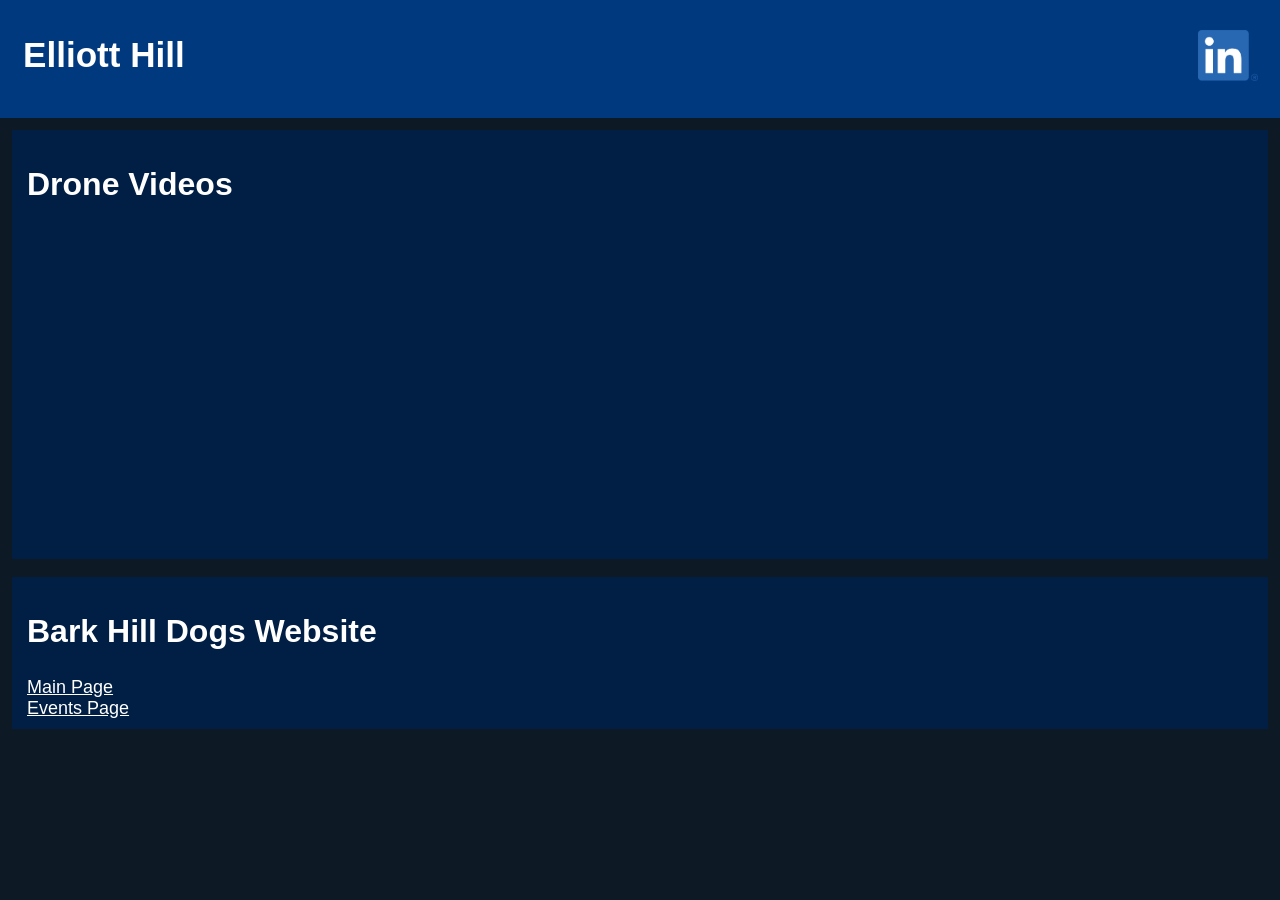
<file: index.html>
<!DOCTYPE html>
<html>
    <head>
        <title>Elliott Hill</title>
        <link href="styles.css" rel="stylesheet" type="text/css">
    </head>
    <body>
        <div id="header">
            <div id="pagetitle">
                <h3>Elliott Hill</h1>
            </div>
            <div id="social">
                <a href="https://www.linkedin.com/in/elliotth43/"><img src="linkedin.png" width="60px"></a>
            </div>
            <div style="clear: both;"></div>
        </div>
        <div id="main">
            <br>
            <div class="panel" id="dronevideos">
                <h1>Drone Videos</h1>
                <iframe width="560" height="315" src="https://www.youtube.com/embed/i0do_NT4-sM" title="YouTube video player" frameborder="0" allow="accelerometer; autoplay; clipboard-write; encrypted-media; gyroscope; picture-in-picture" allowfullscreen></iframe>
                <iframe width="560" height="315" src="https://www.youtube.com/embed/agJIqDNbkPk" title="YouTube video player" frameborder="0" allow="accelerometer; autoplay; clipboard-write; encrypted-media; gyroscope; picture-in-picture" allowfullscreen></iframe>
            </div>
            <br>
            <div class="panel" id="barkhill">
                <h1>Bark Hill Dogs Website</h1>
                <a target="_blank" rel="noopener" href="https://barkhilldogs.co.uk" class="link">Main Page</a>
                <br>
                <a target="_blank" rel="noopener" href="https://barkhilldogs.co.uk" class="link">Events Page</a>
            </div>
        </div>
    </body>
</html>
</file>
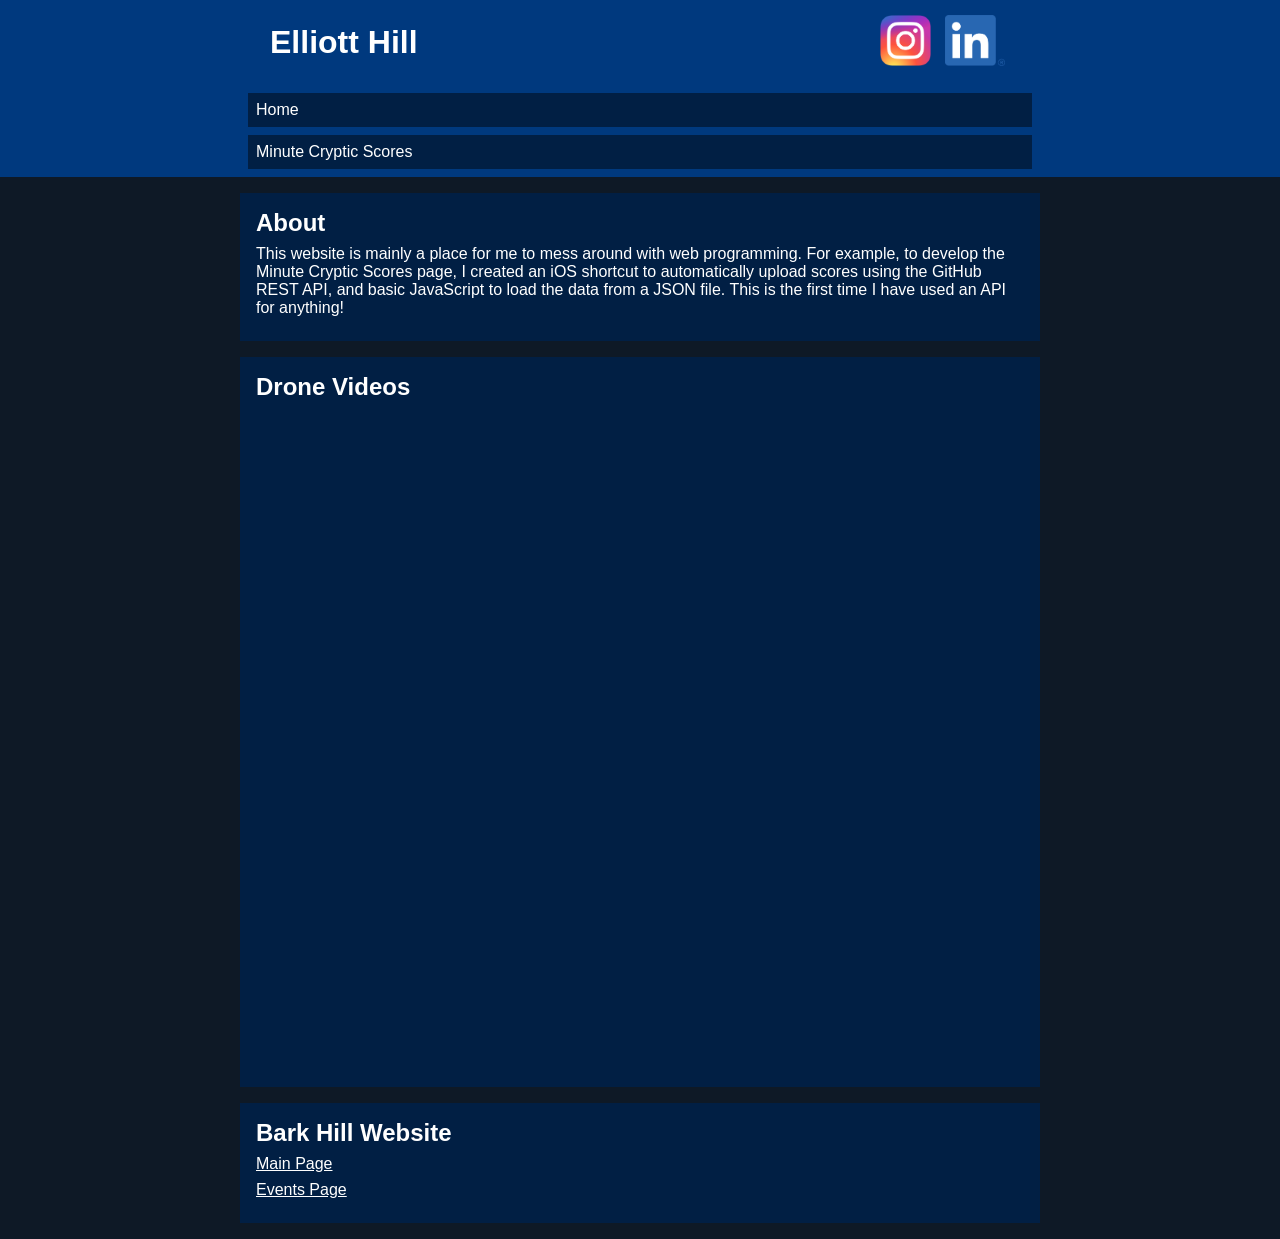
<file: docs/index.html>
<!DOCTYPE html>
<html lang="en">
<head>

<meta charset="UTF-8">
<meta name="viewport" content="width=device-width, initial-scale=1.0">
<title>Elliott Hill</title>

<link rel="stylesheet" href="styles.css">

<link rel="apple-touch-icon" sizes="180x180" href="images/apple-touch-icon.png">
<link rel="icon" type="image/png" sizes="32x32" href="images/favicon-32x32.png">
<link rel="icon" type="image/png" sizes="16x16" href="images/favicon-16x16.png">

</head>
<body>

<header>
    <div class="flex-container">
        <a href="/"><h1>Elliott Hill</h1></a>
        <div id="social">
            <a href="https://www.instagram.com/sheffiott/"><img src="images/instagram.png" width="51px" class="socialbutton"></a>
            <a href="https://www.linkedin.com/in/elliotthill143/"><img src="images/linkedin.png" width="60px" class="socialbutton"></a>
        </div>
    </div>
    <nav>
        <ol>
            <li><a href="/">Home</a></li>
            <li><a href="crypticscores">Minute Cryptic Scores</a></li>
        </ol>
    </nav>
</header>

<section>
    <h1>About</h1>
    <p>This website is mainly a place for me to mess around with web programming. For example, to develop the Minute Cryptic Scores page, I created an iOS shortcut to automatically upload scores using the GitHub REST API, and basic JavaScript to load the data from a JSON file. This is the first time I have used an API for anything!</p>
</section>

<section id="drone">
    <h1>Drone Videos</h1>
    <iframe src="https://www.youtube.com/embed/i0do_NT4-sM/" title="YouTube video player" frameborder="0" allow="accelerometer; autoplay; clipboard-write; encrypted-media; gyroscope; picture-in-picture" allowfullscreen></iframe>
    <iframe src="https://www.youtube.com/embed/agJIqDNbkPk/" title="YouTube video player" frameborder="0" allow="accelerometer; autoplay; clipboard-write; encrypted-media; gyroscope; picture-in-picture" allowfullscreen></iframe>
</section>

<section>
    <h1>Bark Hill Website</h1>
    <p><a href="https://barkhilldogs.co.uk/" class="link">Main Page</a></p>
    <p><a href="https://barkhilldogs.co.uk/" class="link">Events Page</a></p>
</section>

</body>
</html>
</file>
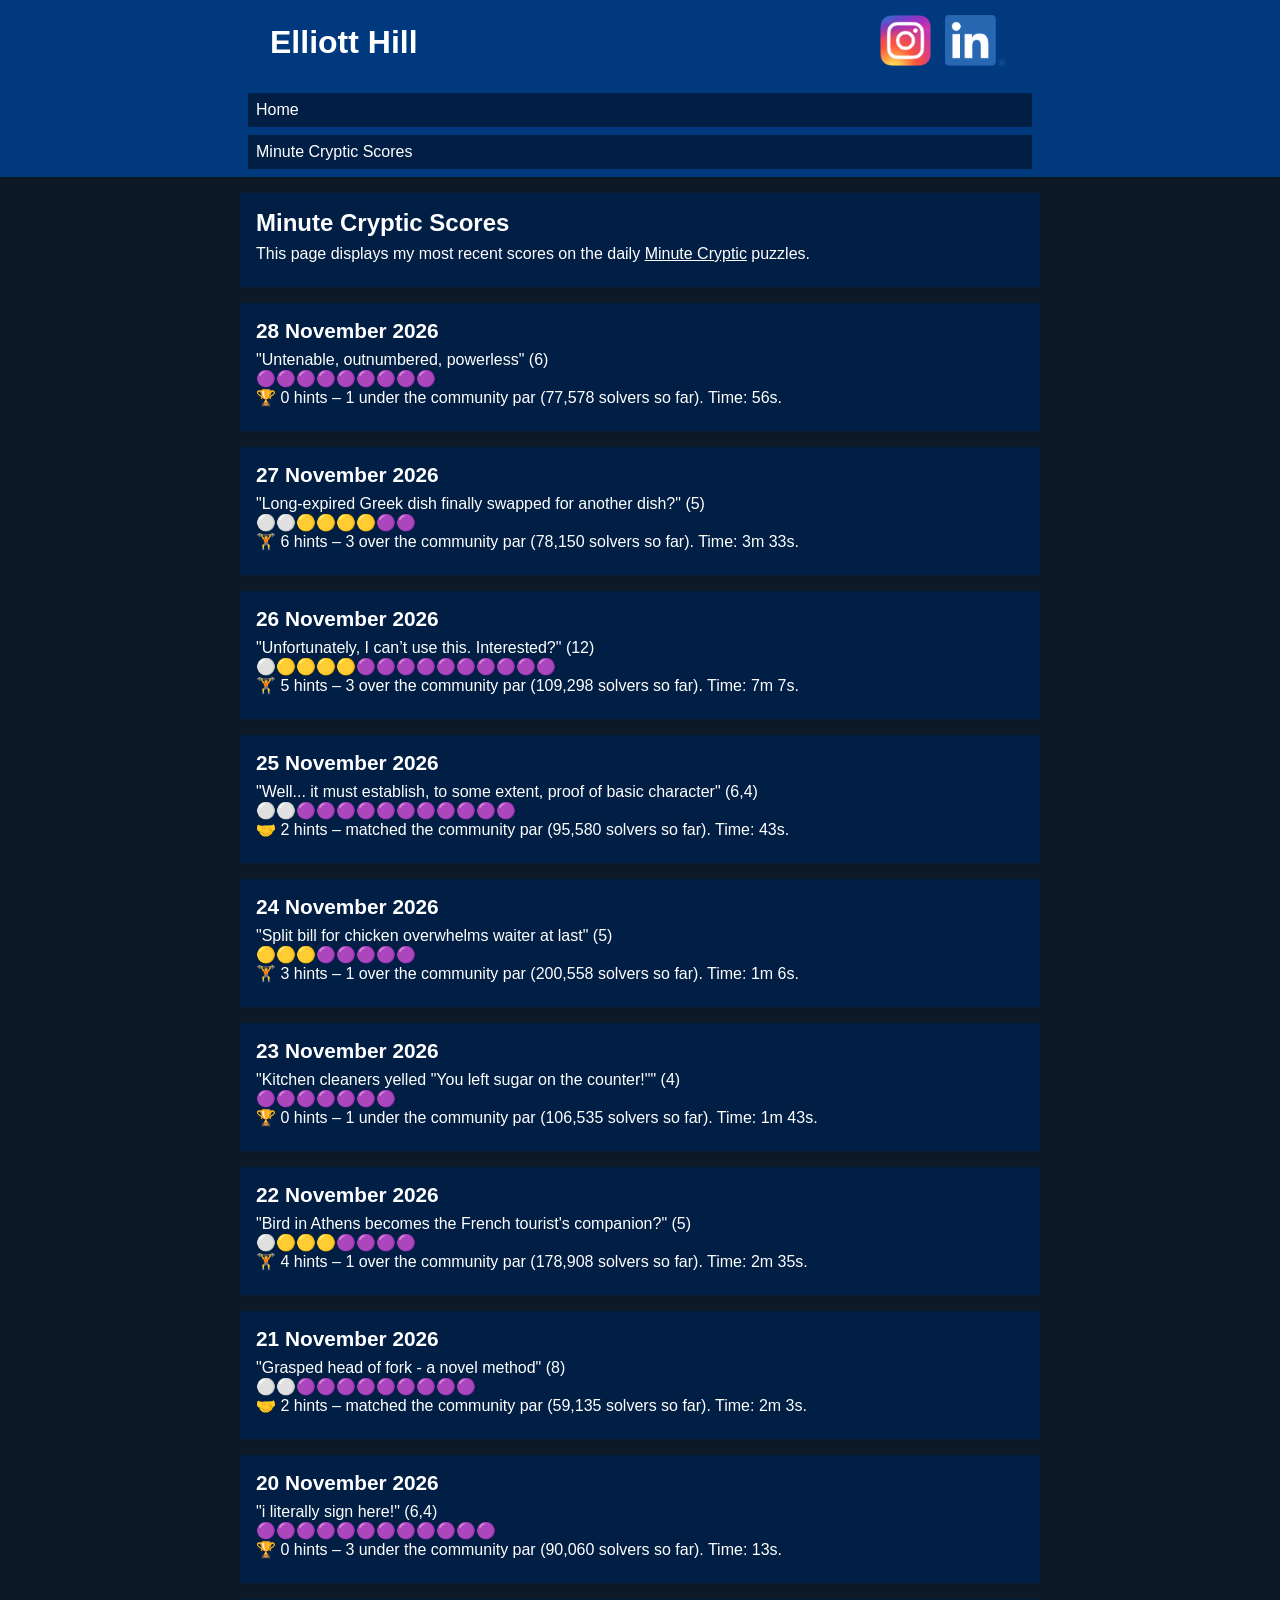
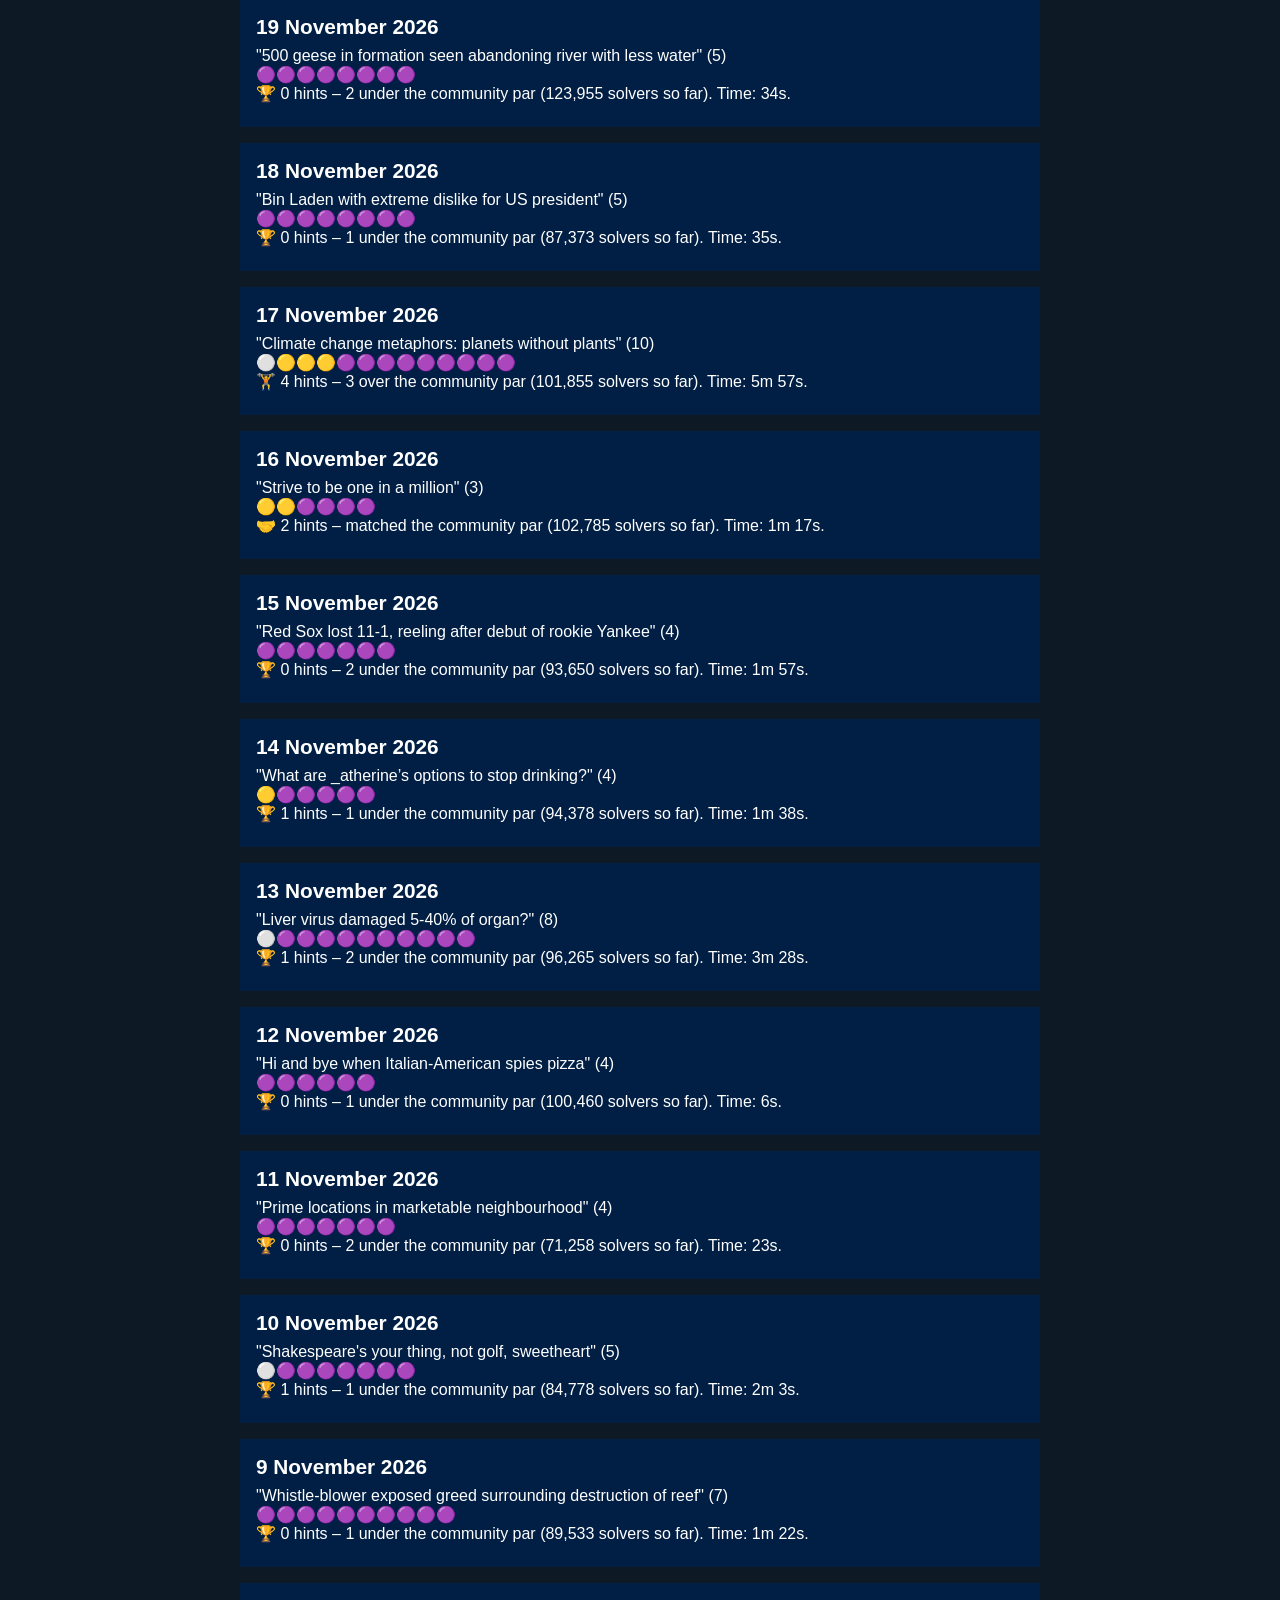
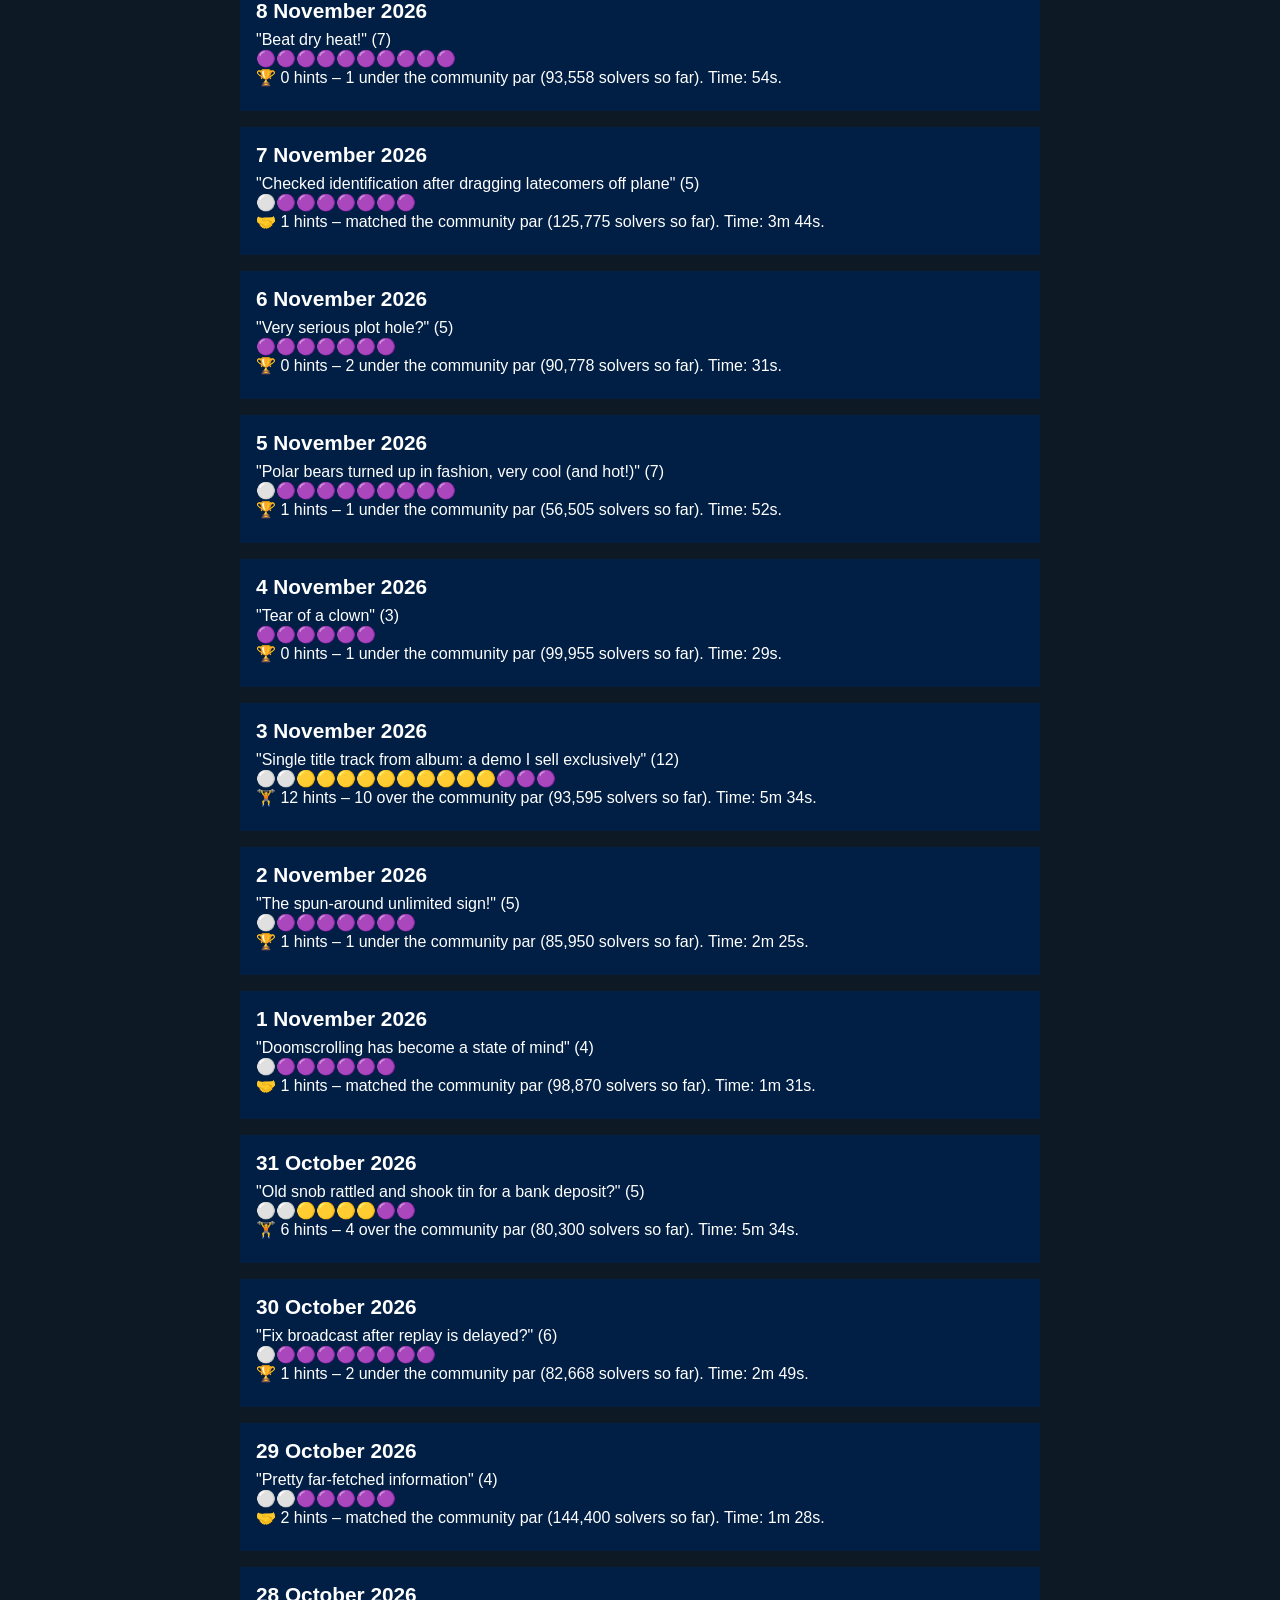
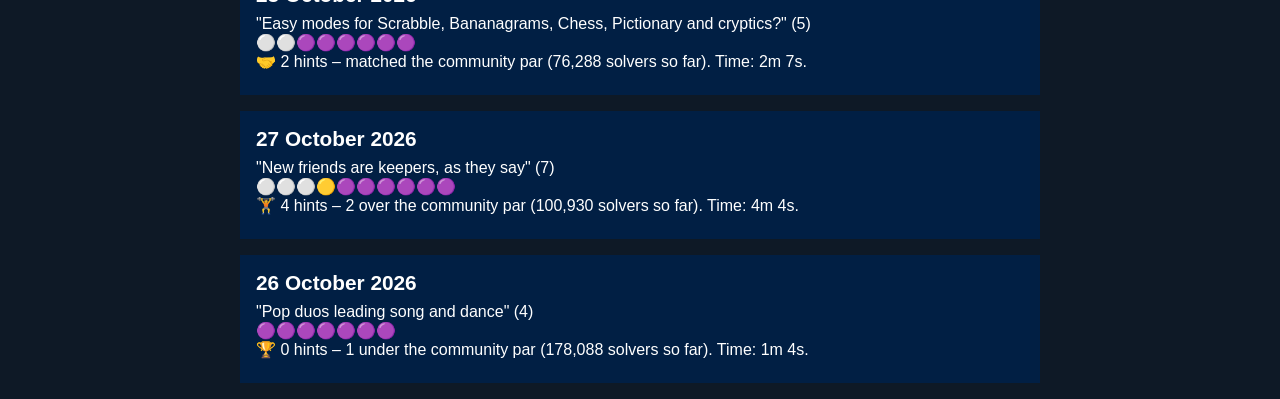
<file: docs/crypticscores.html>
<!DOCTYPE html>
<html lang="en">
<head>

<meta charset="UTF-8">
<meta name="viewport" content="width=device-width, initial-scale=1.0">
<title>Minute Cryptic Scores</title>

<link rel="stylesheet" href="styles.css">

<link rel="apple-touch-icon" sizes="180x180" href="images/apple-touch-icon.png">
<link rel="icon" type="image/png" sizes="32x32" href="images/favicon-32x32.png">
<link rel="icon" type="image/png" sizes="16x16" href="images/favicon-16x16.png">

</head>
<body>

<header>
    <div class="flex-container">
        <a href="/"><h1>Elliott Hill</h1></a>
        <div id="social">
            <a href="https://www.instagram.com/sheffiott/"><img src="images/instagram.png" width="51px" class="socialbutton"></a>
            <a href="https://www.linkedin.com/in/elliotthill143/"><img src="images/linkedin.png" width="60px" class="socialbutton"></a>
        </div>
    </div>
    <nav>
        <ol>
            <li><a href="/">Home</a></li>
            <li><a href="crypticscores">Minute Cryptic Scores</a></li>
        </ol>
    </nav>
</header>

<section>
    <h1>Minute Cryptic Scores</h1>
    <p>This page displays my most recent scores on the daily <a href="https://www.minutecryptic.com/">Minute Cryptic</a> puzzles.</p>
</section>

<div id="cryptic-scores-div"></div>

<script>
  async function loadScores() {
    try {
      // Fetch the json file (adding a timestamp prevents browser caching issues)
      const response = await fetch('crypticscores.json?v=' + Date.now());
      const scores = await response.json();
      scores.reverse(); // newest at the top
    
      // Find the html div
      const container = document.getElementById('cryptic-scores-div');
      container.innerHTML = ''; //clear anything in the div

      // Build an HTML card for every entry in the list
      scores.forEach(entry => {
        const card = document.createElement('section'); //make a div
        card.className = 'cryptic-card'; //give div a class

        const dateElement = document.createElement('h1');
        dateElement.className = 'cryptic-date';
        dateElement.textContent = entry.date;
        card.appendChild(dateElement);

        const textElement = document.createElement('p');
        textElement.className = 'cryptic-text';
        textElement.textContent = entry.text;
        card.appendChild(textElement);


        container.appendChild(card); //add this div to html div
      });
    } catch (error) {
      console.error('Could not load scores:', error);
    }
  }
  // Run the function automatically as soon as the page finishes loading
  document.addEventListener('DOMContentLoaded', loadScores);
</script>

</body>
</html>
</file>
<file: styles.css>
body {
    padding: 0;
    margin: 0;
    font-family: Arial, Helvetica, sans-serif;
    background-color: #0e1926;
    color: white;
}

h1 {
    padding: 5px;
}

#header {
    position: fixed;
    background-color: #00397e;
    width: 100%;
    padding: 0 8px;
    margin: 0px;
    font-size: 30px;
}

#main {
    padding: 112px 0 0;
    margin: 12px;
    margin-top: 0;
}

#pagetitle {
    float: left;
    padding-left: 15px;
}

#social {
    float: right;
    padding: 30px;
    display: flex;
    align-items: center;
    
}

.panel {
    background-color: #011f44;
    padding: 10px;
}

.link {
    padding: 5px;
    font-size: large;
    color: white;
}
</file>
<file: docs/styles.css>
:root {
  --base-color: #0e1926;
  --header-color: #00397e;
  --panel-color: #011f44;
  --primary-text-color: #ffffff;
}

* {
  margin: 0;
  padding: 0;
  box-sizing: border-box;
}

html {
  font-family: Arial, Helvetica, sans-serif;
  font-size: 16px;
  color: var(--primary-text-color);
}

body {
  background-color: var(--base-color);
}

p {
  margin: 0.5em 0; /*Need to think about this*/
}

a {
  color: var(--text-color); /*Removes default link colour*/
}

.flex-container {
  display: flex;
  justify-content: center;
  align-items: center;
}

header {
  background-color: var(--header-color);
  overflow: hidden;
}

header .flex-container {
  justify-content: space-between;
  max-width: 50em;
  margin: 0 auto;
}

header h1 {
  padding: 15px 30px;
}

#social {
  padding: 15px 30px;
}

#social a {
  margin: 0 5px;
}

nav ol {
  max-width: 50em;
  margin: 0 auto;
  justify-content: left;
  align-items: center;
}

nav li {
  list-style-type: none;
  padding: 0.5em;
  margin: 0.5em;
  background-color: var(--panel-color);
}

header a {
  text-decoration: none;
}

header a:hover {
  text-decoration: underline;
}

section {
  background-color: var(--panel-color);
  margin: 1em auto;
  width: min(50em, 90%);
  padding: min(1em, 15%);
}

#drone {
  overflow: hidden;
}

#drone iframe {
  width: clamp(280px, 100%, 560px);
  aspect-ratio: 560/315;
  margin: 0.5em 0;
}

#cryptic-scores-div h1 {
  font-size: 1.3rem;
}

.cryptic-card {
  white-space: pre-wrap;
}
</file>
